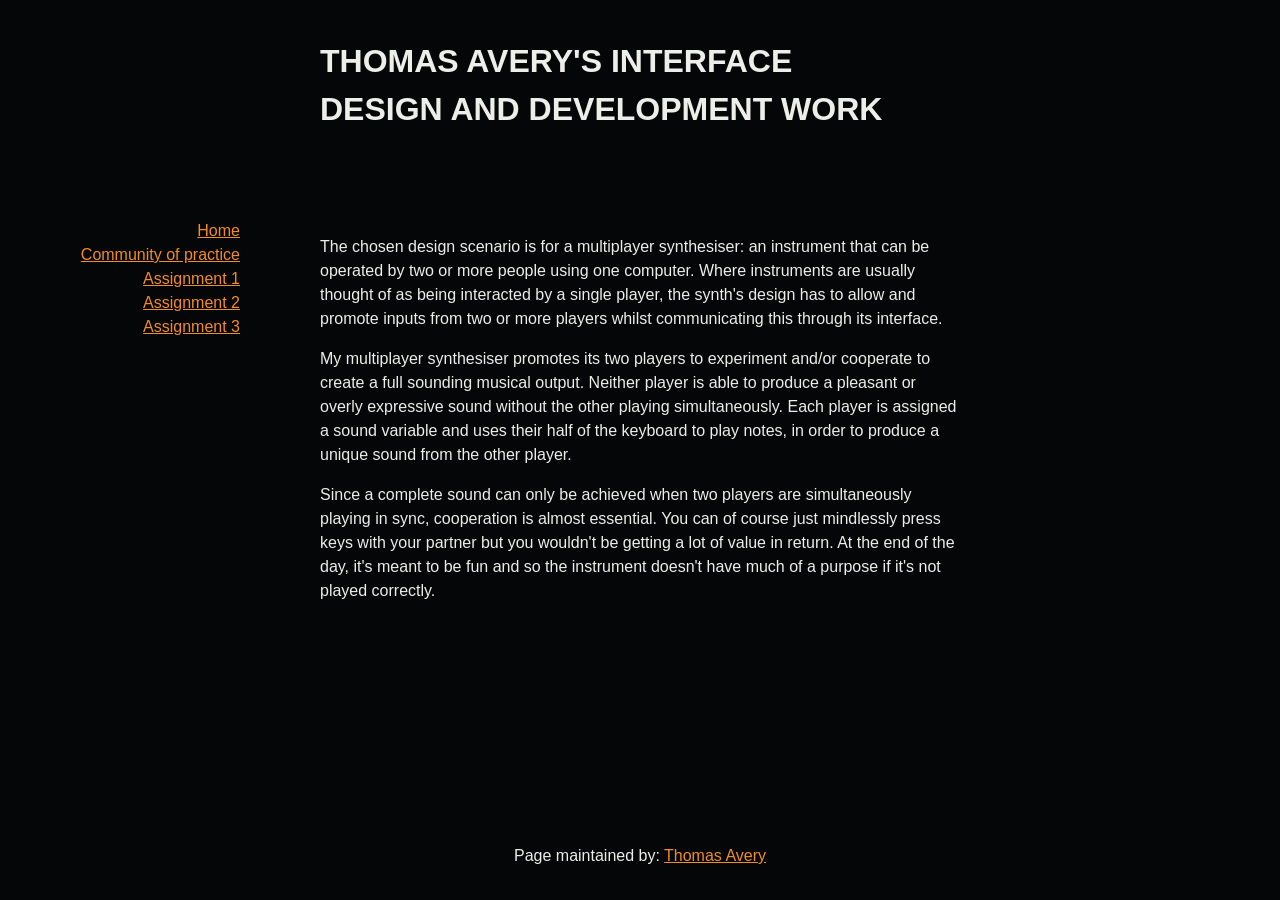
<file: index.html>
<!doctype html>
<html lang="en">
<head>
    <meta charset="UTF-8">
    <meta name="viewport"
          content="width=device-width, user-scalable=no, initial-scale=1.0, maximum-scale=1.0, minimum-scale=1.0">
    <meta http-equiv="X-UA-Compatible" content="ie=edge">

<!-- !!!!! -->
<!--    change this to refer to your specific page  -->
    <title>Thomas Avery - Index</title>

<!-- !!!!! -->
<!--  change this to your preferred icon  -->
    <!-- favicon was sourced from favicon.io but the original graphics are copyright 2020 Twitter, Inc
    and other contributors -->
    <!-- They are licensed under CC-BY 4.0 as linked below -->
    <!-- https://creativecommons.org/licenses/by/4.0/ -->
    <link rel="icon" type="image/png" href="./assets/icons/favicon.png">

    <link rel="stylesheet" href="reset.css">
    <link rel="stylesheet" href="style.css">
</head>
<body>

    <header>
<!-- !!!!! -->
<!--    change this to your preferred online name  -->
        <h1>Thomas Avery's Interface Design and Development Work</h1>
    </header>

    <div class="mainNavContainer">

        <nav>
            <a href="./index.html">Home</a>
            <a href="https://au.miro.com/app/board/u3jVOf56cFI=/?share_link_id=185003670091" target="_blank">Community of practice</a>
            <a href="./assignment1.html">Assignment 1</a>
            <a href="./assignment2.html">Assignment 2</a>
            <a href="./assignment3.html">Assignment 3</a>
        </nav>

        <main>
            <section id="intro-section">
                <!-- <h3 class="firstSectionHeading">hello</h3> -->
                <p>The chosen design scenario is for a multiplayer synthesiser: an instrument that can be operated by two or more people using one computer. Where instruments are usually thought of as being interacted by a single player, the synth's design has to allow and promote inputs from two or more players whilst communicating this through its interface.</p>
                <p>My multiplayer synthesiser promotes its two players to experiment and/or cooperate to create a full sounding musical output. Neither player is able to produce a pleasant or overly expressive sound without the other playing simultaneously. Each player is assigned a sound variable and uses their half of the keyboard to play notes, in order to produce a unique sound from the other player.</p>
                <p>Since a complete sound can only be achieved when two players are simultaneously playing in sync, cooperation is almost essential. You can of course just mindlessly press keys with your partner but you wouldn't be getting a lot of value in return. At the end of the day, it's meant to be fun and so the instrument doesn't have much of a purpose if it's not played correctly.</p>
            </section>
        </main>

        <!-- this is an empty element which helps with spacing -->
        <aside></aside>

    </div>

    <footer>
        <p>
<!-- !!!!! -->
<!--    change this to your preferred online name and update link to refer to your github page  -->
            Page maintained by:
            <a href="https://github.com/TommyAvery22" target="_blank">
            Thomas Avery
            </a>

        </p>
    </footer>
</body>
</html>
</file>
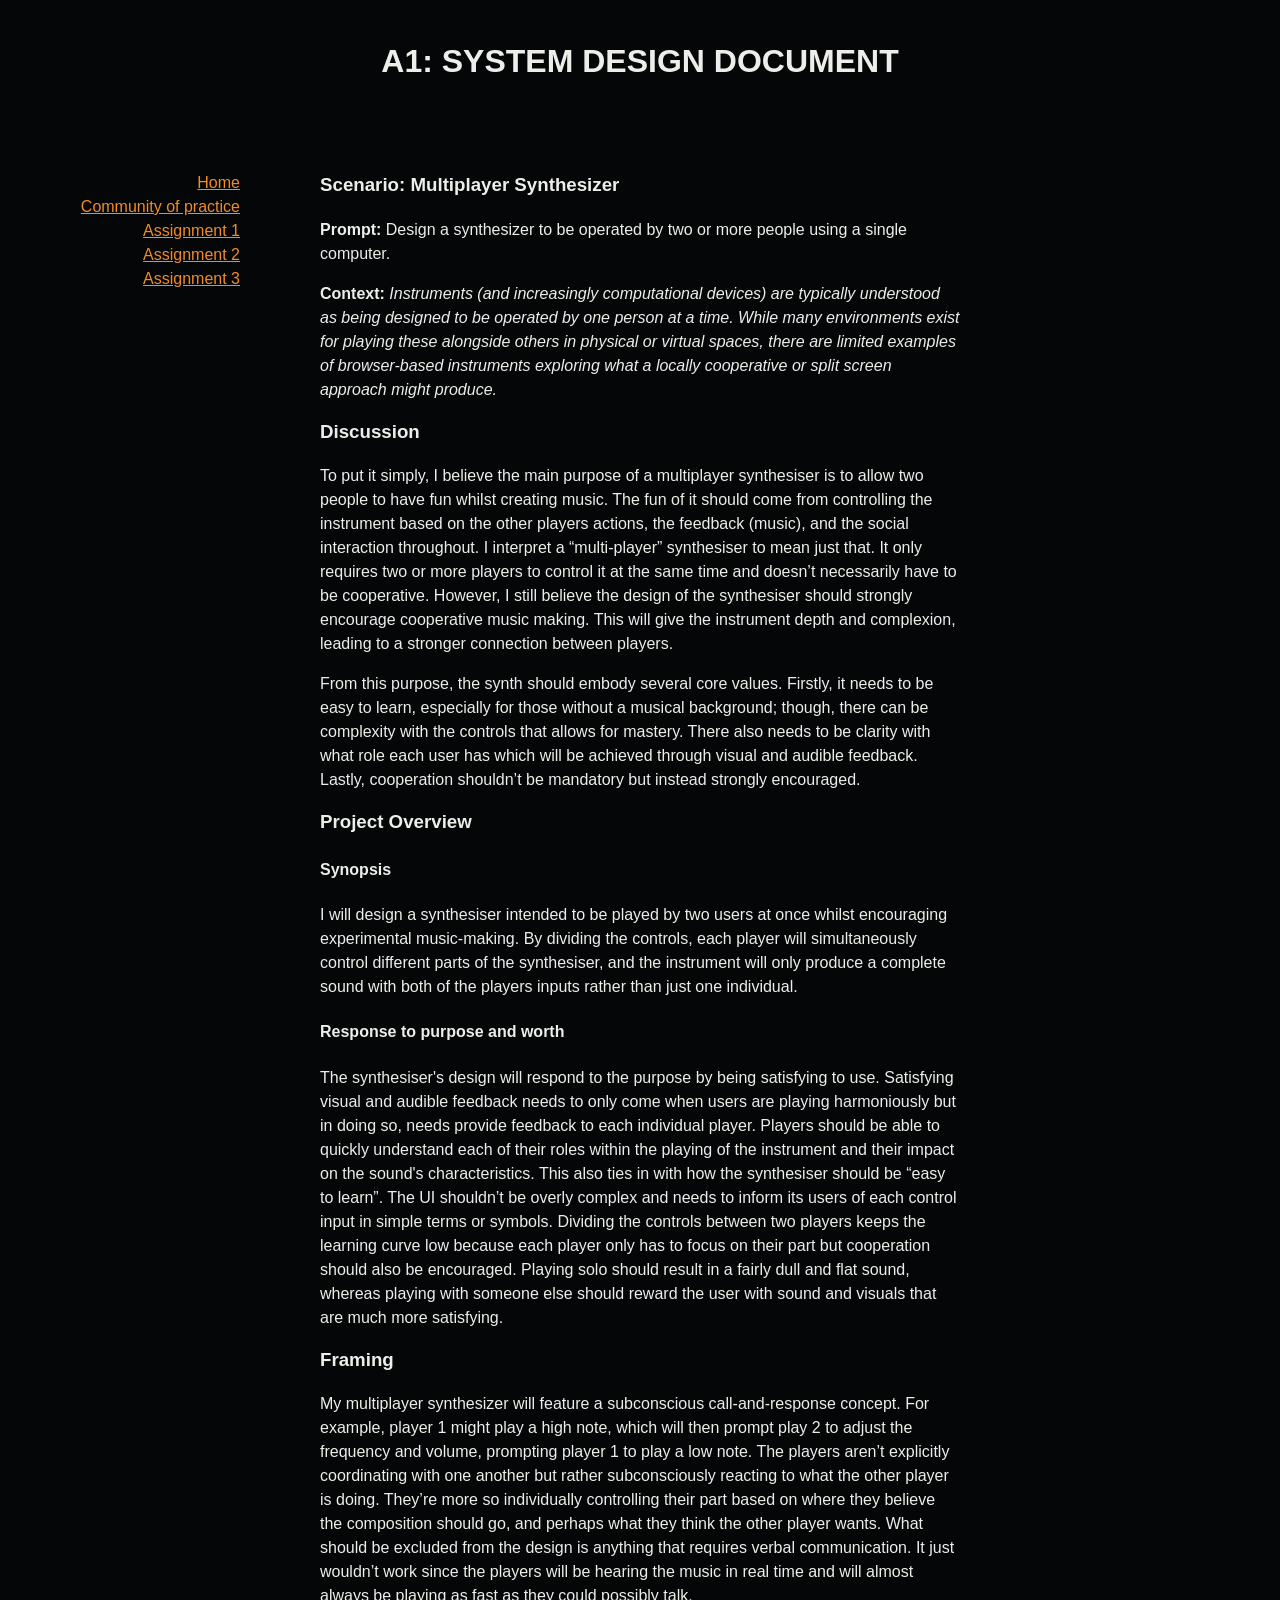
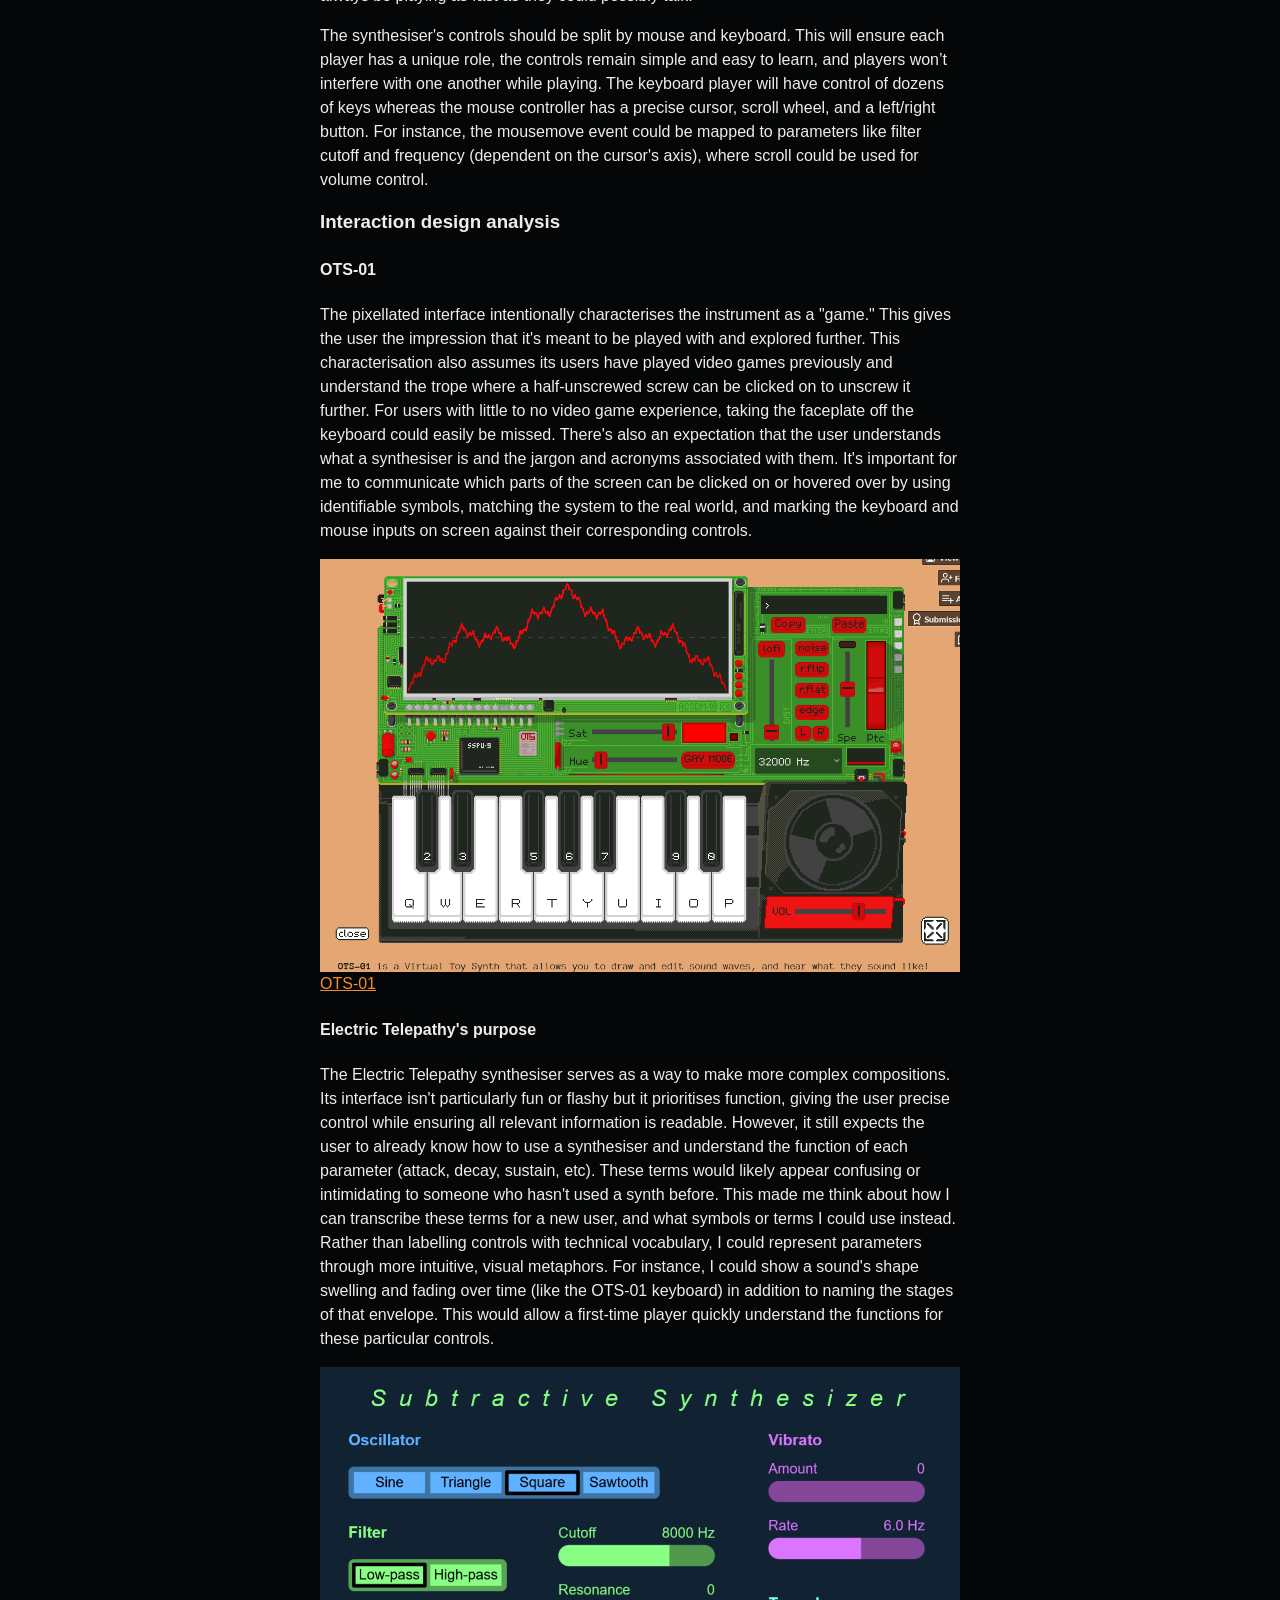
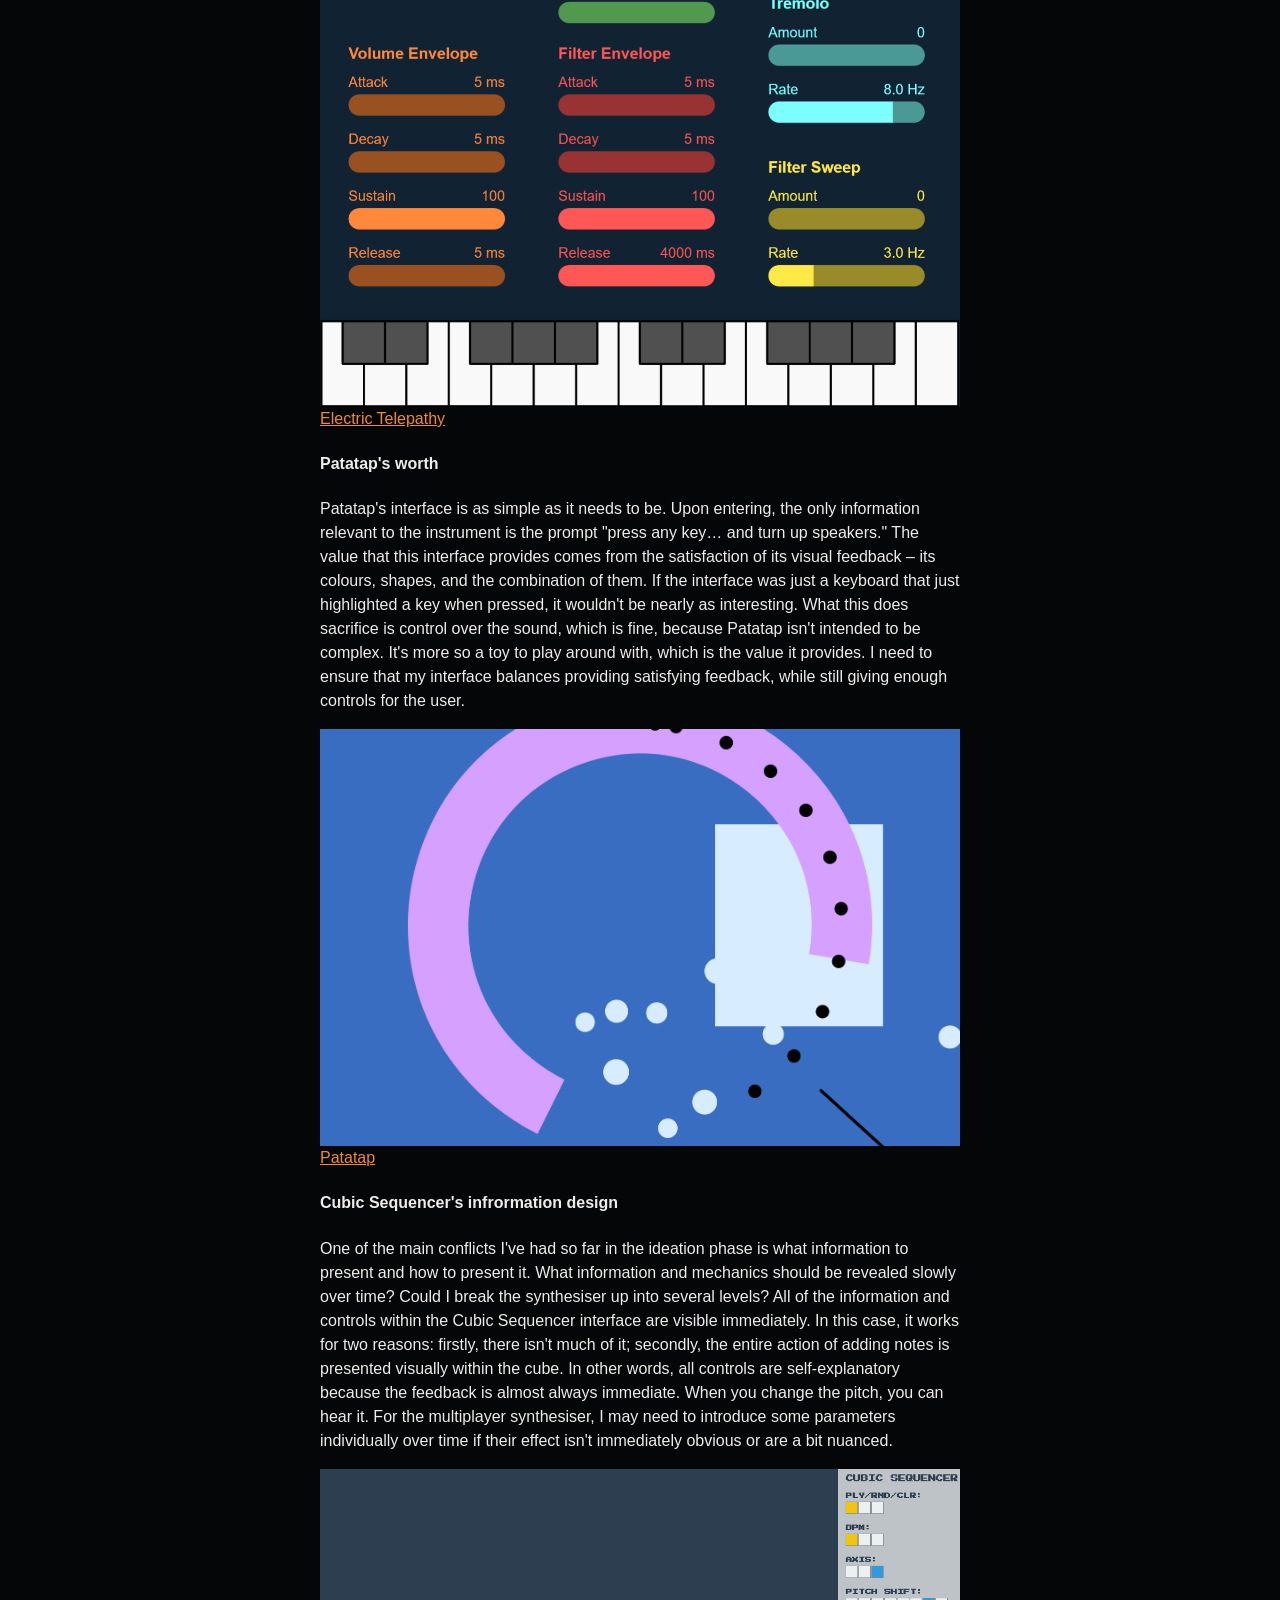
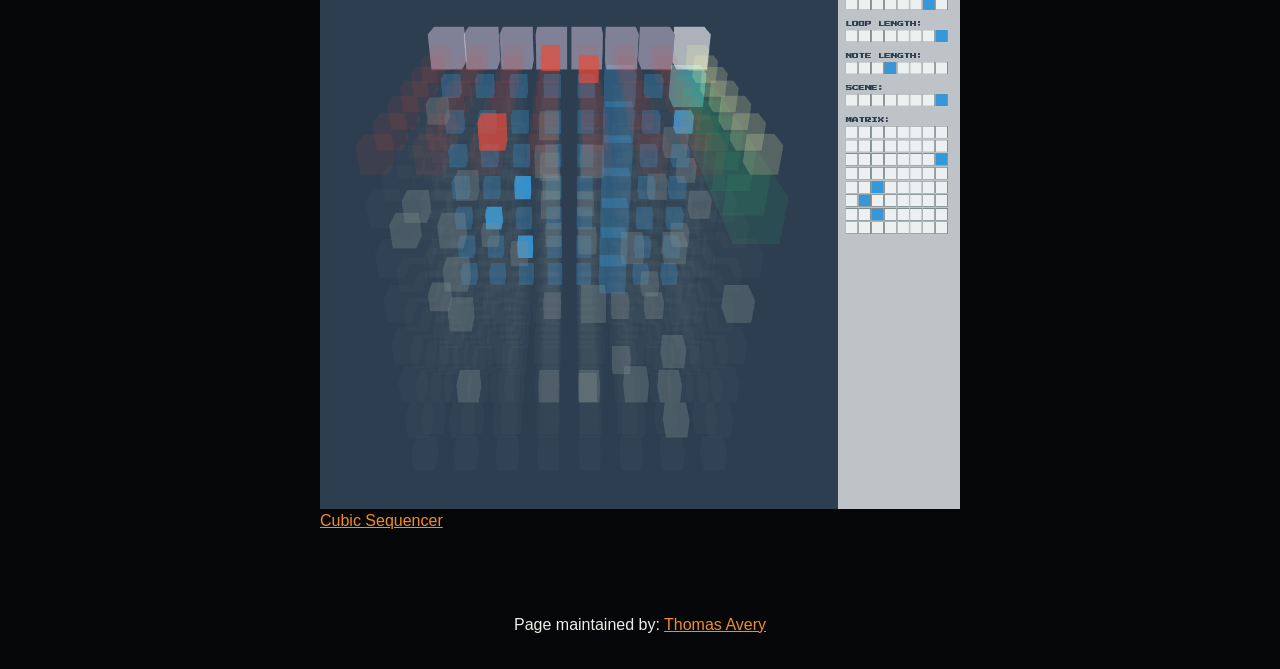
<file: assignment1.html>
<!doctype html>
<html lang="en">
<head>
    <meta charset="UTF-8">
    <meta name="viewport"
          content="width=device-width, user-scalable=no, initial-scale=1.0, maximum-scale=1.0, minimum-scale=1.0">
    <meta http-equiv="X-UA-Compatible" content="ie=edge">

<!-- !!!!! -->
    <title>Thomas Avery - Assignment 1</title>

<!-- !!!!! -->
<!--  change this to your preferred icon  -->
    <!-- favicon was sourced from favicon.io but the original graphics are copyright 2020 Twitter, Inc
    and other contributors -->
    <!-- They are licensed under CC-BY 4.0 as linked below -->
    <!-- https://creativecommons.org/licenses/by/4.0/ -->
    <link rel="icon" type="image/png" href="./assets/icons/favicon.png">

    <link rel="stylesheet" href="reset.css">
    <link rel="stylesheet" href="style.css">
</head>
<body>

    <header>
<!-- !!!!! -->
<!--    change this to your preferred online name  -->
        <h1>A1: System Design Document</h1>
    </header>

    <div class="mainNavContainer">

        <nav>
            <a href="./index.html">Home</a>
            <a href="https://au.miro.com/app/board/u3jVOf56cFI=/?share_link_id=185003670091" target="_blank">Community of practice</a>
            <a href="./assignment1.html">Assignment 1</a>
            <a href="./assignment2.html">Assignment 2</a>
            <a href="./assignment3.html">Assignment 3</a>
        </nav>
        

        <main>
            <section id="scenario-section">
                <h3>Scenario: Multiplayer Synthesizer</h3>
                <p><b>Prompt: </b>Design a synthesizer to be operated by two or more people using a single computer.</p>
                <p><b>Context: </b><i>Instruments (and increasingly computational devices) are typically understood as being designed to be operated by one person at a time. While many environments exist for playing these alongside others in physical or virtual spaces, there are limited examples of browser-based instruments exploring what a locally cooperative or split screen approach might produce.</i></p>
            </section>

            <section id="discussion">
                <h3>Discussion</h3>
                <p>To put it simply, I believe the main purpose of a multiplayer synthesiser is to allow two people to have fun whilst creating music. The fun of it should come from controlling the instrument based on the other players actions, the feedback (music), and the social interaction throughout. I interpret a “multi-player” synthesiser to mean just that. It only requires two or more players to control it at the same time and doesn’t necessarily have to be cooperative. However, I still believe the design of the synthesiser should strongly encourage cooperative music making. This will give the instrument depth and complexion, leading to a stronger connection between players.</p>
                <p>From this purpose, the synth should embody several core values. Firstly, it needs to be easy to learn, especially for those without a musical background; though, there can be complexity with the controls that allows for mastery. There also needs to be clarity with what role each user has which will be achieved through visual and audible feedback. Lastly, cooperation shouldn’t be mandatory but instead strongly encouraged.</p>
            </section>

            <section id="project-overview">
                <h3>Project Overview</h3>
                <h4>Synopsis</h4>
                <p>I will design a synthesiser intended to be played by two users at once whilst encouraging experimental music-making. By dividing the controls, each player will simultaneously control different parts of the synthesiser, and the instrument will only produce a complete sound with both of the players inputs rather than just one individual.</p>
                <h4>Response to purpose and worth</h4>
                <p>The synthesiser's design will respond to the purpose by being satisfying to use. Satisfying visual and audible feedback needs to only come when users are playing harmoniously but in doing so, needs provide feedback to each individual player. Players should be able to quickly understand each of their roles within the playing of the instrument and their impact on the sound's characteristics. This also ties in with how the synthesiser should be “easy to learn”. The UI shouldn’t be overly complex and needs to inform its users of each control input in simple terms or symbols. Dividing the controls between two players keeps the learning curve low because each player only has to focus on their part but cooperation should also be encouraged. Playing solo should result in a fairly dull and flat sound, whereas playing with someone else should reward the user with sound and visuals that are much more satisfying. </p>
            </section>

            <section id="framing">
                <h3>Framing</h3>
                <p>My multiplayer synthesizer will feature a subconscious call-and-response concept. For example, player 1 might play a high note, which will then prompt play 2 to adjust the frequency and volume, prompting player 1 to play a low note. The players aren’t explicitly coordinating with one another but rather subconsciously reacting to what the other player is doing. They’re more so individually controlling their part based on where they believe the composition should go, and perhaps what they think the other player wants. What should be excluded from the design is anything that requires verbal communication. It just wouldn’t work since the players will be hearing the music in real time and will almost always be playing as fast as they could possibly talk.</p>
                <p>The synthesiser's controls should be split by mouse and keyboard. This will ensure each player has a unique role, the controls remain simple and easy to learn, and players won’t interfere with one another while playing. The keyboard player will have control of dozens of keys whereas the mouse controller has a precise cursor, scroll wheel, and a left/right button. For instance, the mousemove event could be mapped to parameters like filter cutoff and frequency (dependent on the cursor's axis), where scroll could be used for volume control.</p>
            </section>

            <section id="Interaction design analysis">
                <h3>Interaction design analysis</h3>
                <h4>OTS-01</h4>
                <p>The pixellated interface intentionally characterises the instrument as a "game." This gives the user the impression that it's meant to be played with and explored further. This characterisation also assumes its users have played video games previously and understand the trope where a half-unscrewed screw can be clicked on to unscrew it further. For users with little to no video game experience, taking the faceplate off the keyboard could easily be missed. There's also an expectation that the user understands what a synthesiser is and the jargon and acronyms associated with them. It's important for me to communicate which parts of the screen can be clicked on or hovered over by using identifiable symbols, matching the system to the real world, and marking the keyboard and mouse inputs on screen against their corresponding controls. </p>
                <img src="./assets/images/OTS-01.png" alt="OTS-01">
                <a href="https://bellicapelli.itch.io/ots-01">OTS-01</a>

                <h4>Electric Telepathy's purpose</h4>
                <p>The Electric Telepathy synthesiser serves as a way to make more complex compositions. Its interface isn't particularly fun or flashy but it prioritises function, giving the user precise control while ensuring all relevant information is readable. However, it still expects the user to already know how to use a synthesiser and understand the function of each parameter (attack, decay, sustain, etc). These terms would likely appear confusing or intimidating to someone who hasn't used a synth before. This made me think about how I can transcribe these terms for a new user, and what symbols or terms I could use instead. Rather than labelling controls with technical vocabulary, I could represent parameters through more intuitive, visual metaphors. For instance, I could show a sound's shape swelling and fading over time (like the OTS-01 keyboard) in addition to naming the stages of that envelope. This would allow a first-time player quickly understand the functions for these particular controls.</p>
                <img src="./assets/images/electric-telepathy.png" alt="Electric Telepathy">
                <a href="https://electrictelepathy.com/web-apps/virtual-synthesizer-online/">Electric Telepathy</a>

                <h4>Patatap's worth</h4>
                <p>Patatap's interface is as simple as it needs to be. Upon entering, the only information relevant to the instrument is the prompt "press any key… and turn up speakers." The value that this interface provides comes from the satisfaction of its visual feedback – its colours, shapes, and the combination of them. If the interface was just a keyboard that just highlighted a key when pressed, it wouldn't be nearly as interesting. What this does sacrifice is control over the sound, which is fine, because Patatap isn't intended to be complex. It's more so a toy to play around with, which is the value it provides. I need to ensure that my interface balances providing satisfying feedback, while still giving enough controls for the user.</p>
                <img src="./assets/images/patatap.png" alt="Patatap">
                <a href="https://patatap.com/">Patatap</a>

                <h4>Cubic Sequencer's infrormation design</h4>
                <p>One of the main conflicts I've had so far in the ideation phase is what information to present and how to present it. What information and mechanics should be revealed slowly over time? Could I break the synthesiser up into several levels? All of the information and controls within the Cubic Sequencer interface are visible immediately. In this case, it works for two reasons: firstly, there isn't much of it; secondly, the entire action of adding notes is presented visually within the cube. In other words, all controls are self-explanatory because the feedback is almost always immediate. When you change the pitch, you can hear it. For the multiplayer synthesiser, I may need to introduce some parameters individually over time if their effect isn't immediately obvious or are a bit nuanced. </p>
                <img src="./assets/images/cubic-sequencer.png" alt="Cubic Sequencer">
                <a href="https://mohayonao.github.io/cubic-sequencer/">Cubic Sequencer</a>
            </section>
        </main>

        <!-- this is an empty element which helps with spacing -->
        <aside></aside>

    </div>

    <footer>
        <p>
<!-- !!!!! -->
<!--    change this to your preferred online name and update link to refer to your github page  -->
            Page maintained by:
            <a href="https://github.com/TommyAvery22" target="_blank">
            Thomas Avery
            </a>
        </p>
    </footer>
</body>
</html>
</file>
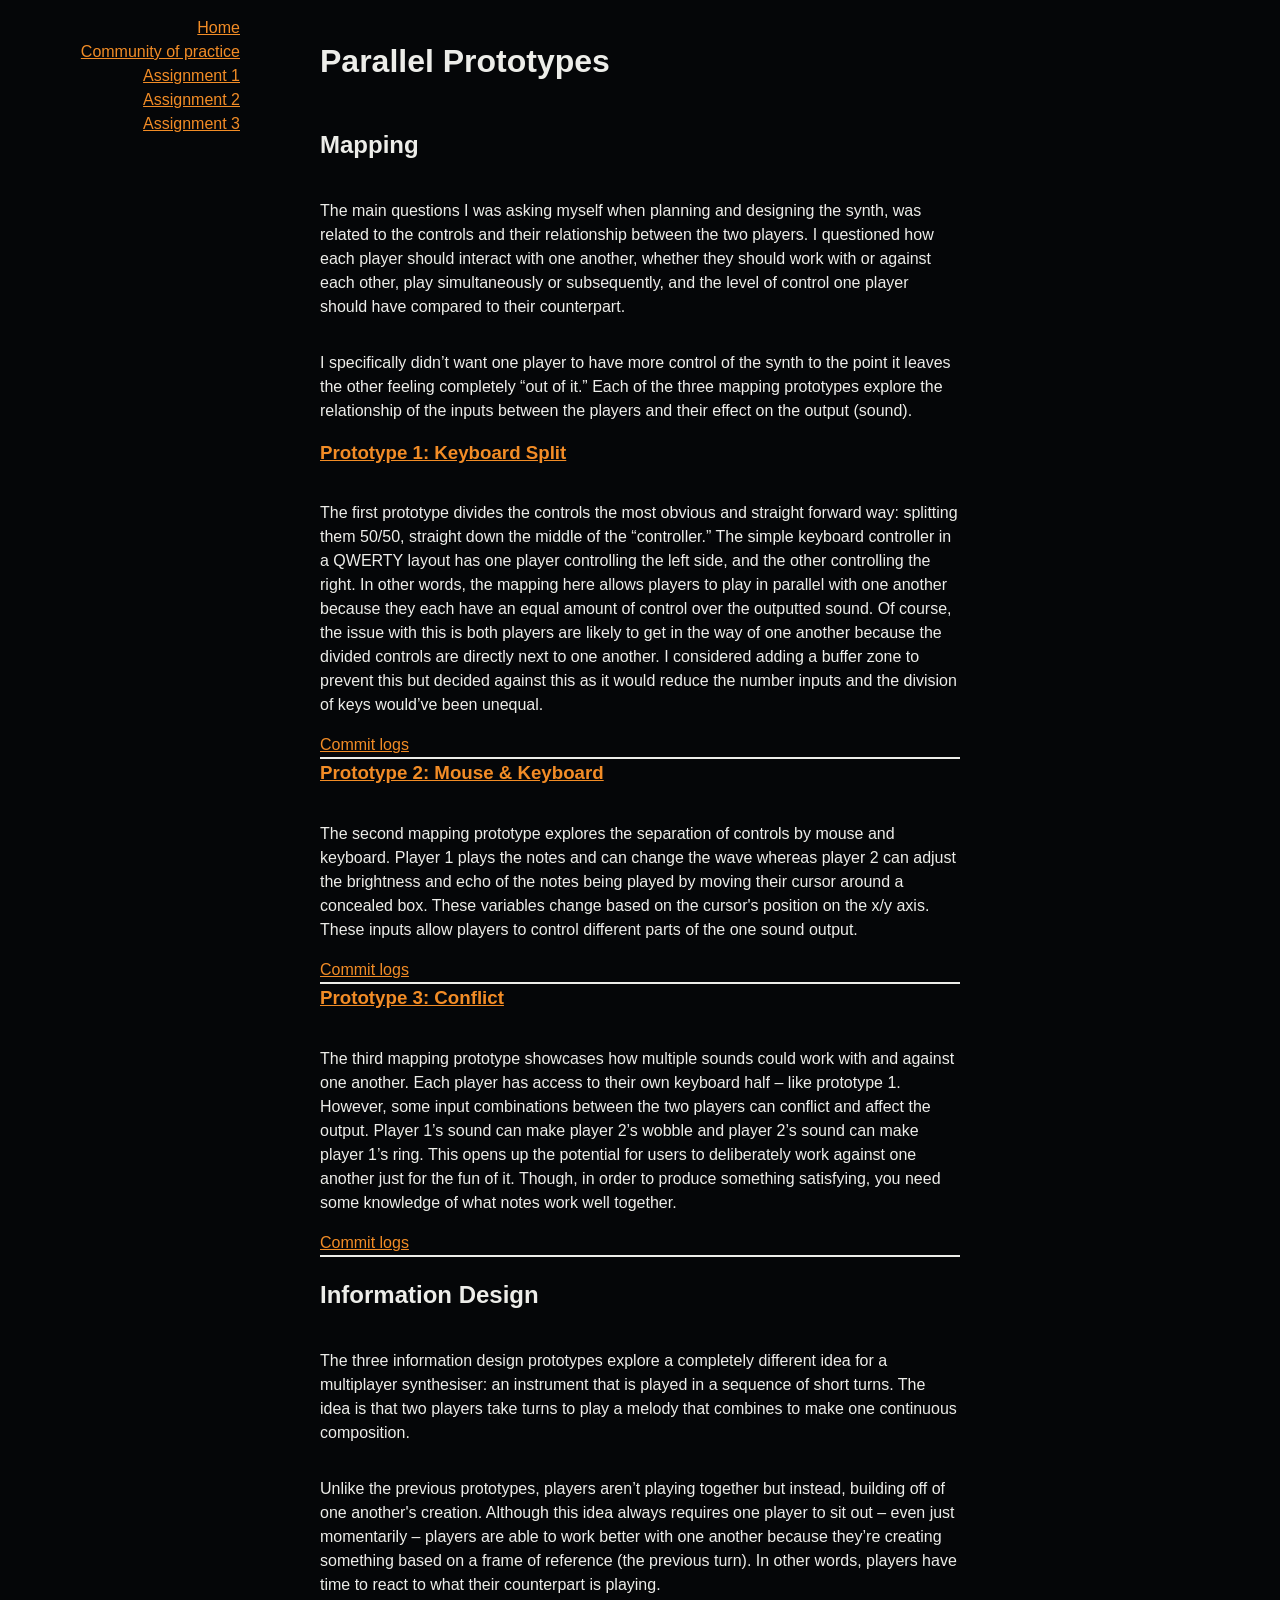
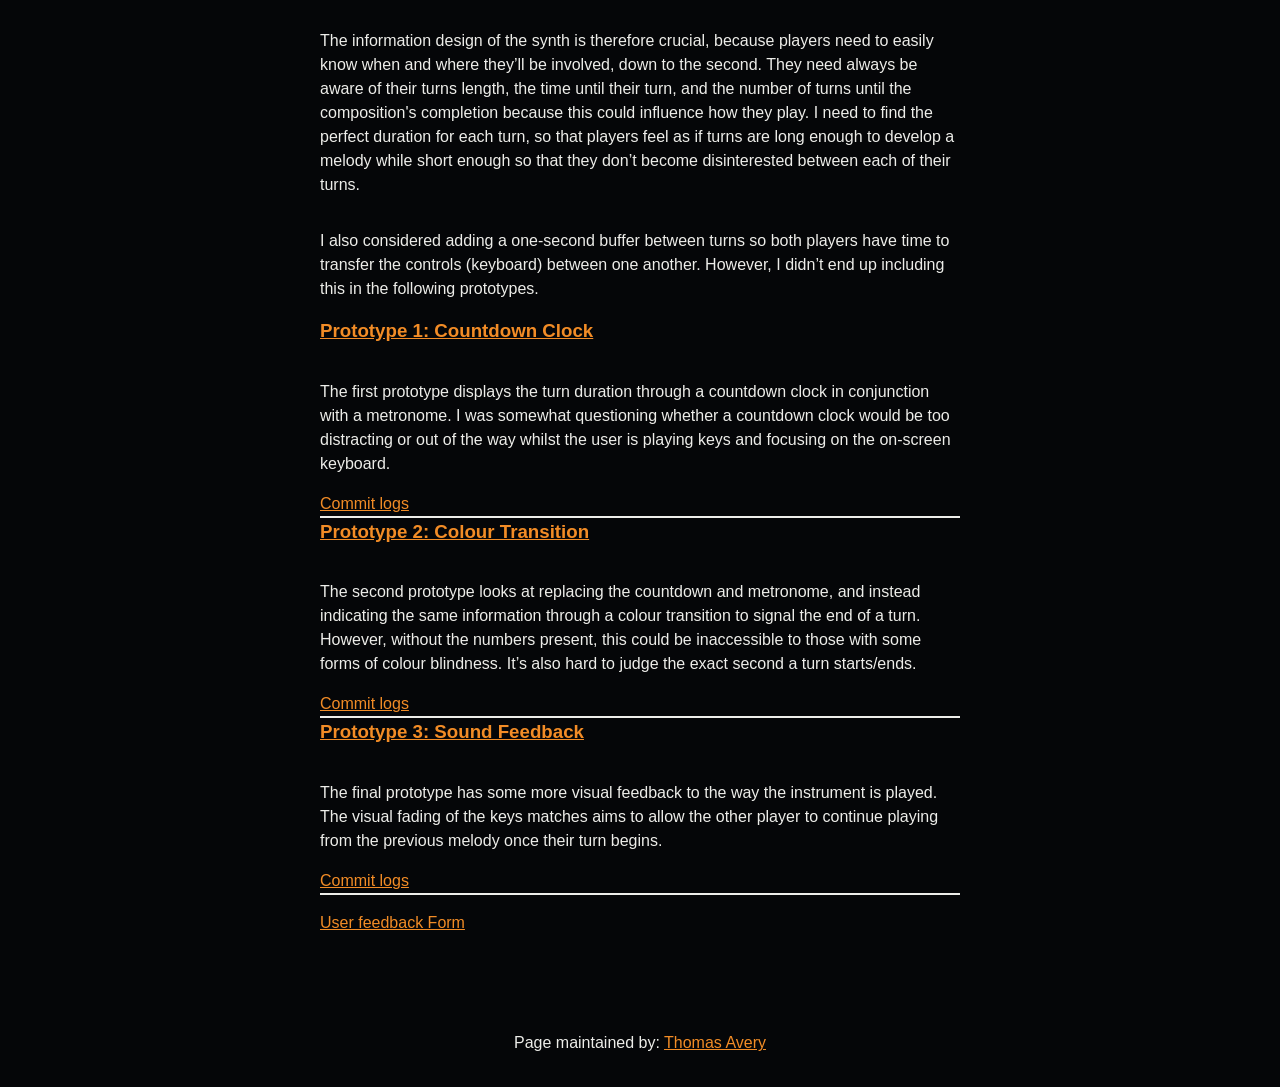
<file: assignment2.html>
<!DOCTYPE html>
<html lang="en">
<head>
    <meta charset="UTF-8">
    <meta name="viewport"
          content="width=device-width, user-scalable=no, initial-scale=1.0, maximum-scale=1.0, minimum-scale=1.0">
    <meta http-equiv="X-UA-Compatible" content="ie=edge">

    <title>Thomas Avery - Assignment 2 / Parallel Prototypes</title>

    <link rel="icon" type="image/png" href="./assets/icons/favicon.png">

    <link rel="stylesheet" href="reset.css">
    <link rel="stylesheet" href="style.css">
</head>
<body>

    <div class="mainNavContainer">

        <nav>
            <a href="./index.html">Home</a>
            <a href="https://au.miro.com/app/board/u3jVOf56cFI=/?share_link_id=185003670091" target="_blank">Community of practice</a>
            <a href="./assignment1.html">Assignment 1</a>
            <a href="./assignment2.html">Assignment 2</a>
            <a href="./assignment3.html">Assignment 3</a>
        </nav>

        <main>
        <h1>Parallel Prototypes</h1>
        
        <h2>Mapping</h2>
        <p>The main questions I was asking myself when planning and designing the synth, was related to the controls and their relationship between the two players. I questioned how each player should interact with one another, whether they should work with or against each other, play simultaneously or subsequently, and the level of control one player should have compared to their counterpart.</p>
        <p>I specifically didn’t want one player to have more control of the synth to the point it leaves the other feeling completely “out of it.” Each of the three mapping prototypes explore the relationship of the inputs between the players and their effect on the output (sound).</p>
        
        <h3>
            <a href="https://thomas-avery-parallel-prototypes.github.io/audioinstrument/">Prototype 1: Keyboard Split</a>
        </h3>
        <p>The first prototype divides the controls the most obvious and straight forward way: splitting them 50/50, straight down the middle of the “controller.” The simple keyboard controller in a QWERTY layout has one player controlling the left side, and the other controlling the right. In other words, the mapping here allows players to play in parallel with one another because they each have an equal amount of control over the outputted sound. Of course, the issue with this is both players are likely to get in the way of one another because the divided controls are directly next to one another. I considered adding a buffer zone to prevent this but decided against this as it would reduce the number inputs and the division of keys would’ve been unequal.</p>
        <table>
            <a href="./tables/mapping1.txt">Commit logs</a>
        </table>

        <h3>
            <a href="https://tommy-avery-mapping-2.github.io/mapping-2/">Prototype 2: Mouse & Keyboard</a>
        </h3>
        
        <p>The second mapping prototype explores the separation of controls by mouse and keyboard.
Player 1 plays the notes and can change the wave whereas player 2 can adjust the brightness and echo of the notes being played by moving their cursor around a concealed box. These variables change based on the cursor's position on the x/y axis. These inputs allow players to control different parts of the one sound output. 
</p>
        <table>
            <a href="./tables/mapping2.txt">Commit logs</a>
        </table>
        
        <h3>
            <a href="https://mapping-3.github.io/mapping-3/">Prototype 3: Conflict</a>
        </h3>
        <p>The third mapping prototype showcases how multiple sounds could work with and against one another. Each player has access to their own keyboard half – like prototype 1. However, some input combinations between the two players can conflict and affect the output. Player 1’s sound can make player 2’s wobble and player 2’s sound can make player 1’s ring. This opens up the potential for users to deliberately work against one another just for the fun of it. Though, in order to produce something satisfying, you need some knowledge of what notes work well together. </p>
        <table>
            <a href="./tables/mapping3.txt">Commit logs</a>
        </table>

        <h2>Information Design</h2>
        <p>The three information design prototypes explore a completely different idea for a multiplayer synthesiser: an instrument that is played in a sequence of short turns. The idea is that two players take turns to play a melody that combines to make one continuous composition.</p>
        <p>Unlike the previous prototypes, players aren’t playing together but instead, building off of one another's creation. Although this idea always requires one player to sit out – even just momentarily – players are able to work better with one another because they’re creating something based on a frame of reference (the previous turn). In other words, players have time to react to what their counterpart is playing.</p>
        <p>The information design of the synth is therefore crucial, because players need to easily know when and where they’ll be involved, down to the second. They need always be aware of their turns length, the time until their turn, and the number of turns until the composition's completion because this could influence how they play. I need to find the perfect duration for each turn, so that players feel as if turns are long enough to develop a melody while short enough so that they don’t become disinterested between each of their turns.</p>
        <p>I also considered adding a one-second buffer between turns so both players have time to transfer the controls (keyboard) between one another. However, I didn’t end up including this in the following prototypes. </p>
        
        <h3>
            <a href="https://information-design-1.github.io/information-design-1/">Prototype 1: Countdown Clock</a>
        </h3>
    
        <p>The first prototype displays the turn duration through a countdown clock in conjunction with a metronome. I was somewhat questioning whether a countdown clock would be too distracting or out of the way whilst the user is playing keys and focusing on the on-screen keyboard.</p>
        
        <table>
            <a href="./tables/info1.txt">Commit logs</a>
        </table>

        <h3>
            <a href="https://information-design-2.github.io/audioinstrument/">Prototype 2: Colour Transition</a>
        </h3>
        <p>The second prototype looks at replacing the countdown and metronome, and instead indicating the same information through a colour transition to signal the end of a turn. However, without the numbers present, this could be inaccessible to those with some forms of colour blindness. It’s also hard to judge the exact second a turn starts/ends.</p>
        <table>
            <a href="./tables/info2.txt">Commit logs</a>
        </table>

        <h3>
            <a href="https://information-design-3.github.io/information-design-3/">Prototype 3: Sound Feedback</a>
        </h3>
        <p>The final prototype has some more visual feedback to the way the instrument is played. The visual fading of the keys matches aims to allow the other player to continue playing from the previous melody once their turn begins.</p>
        <table>
            <a href="./tables/mapping1.txt">Commit logs</a>
        </table>
        <p>
            <a href="https://forms.cloud.microsoft/Pages/ResponsePage.aspx?id=cTYy0b7NF0S01L2yS1Exa67IYEoLrg9MqRZlPbxb8pFUM0kwWjJTNkJONlpDMzBIVlY5U1ZLVjFMTS4u" target="_blank">User feedback Form</a>
        </p>
        </main>

        <!-- this is an empty element which helps with spacing -->
        <aside></aside>

    </div>

    

    <footer>
        <p>
            Page maintained by:
            <a href="https://github.com/TommyAvery22" target="_blank">
            Thomas Avery
            </a>
        </p>
    </footer>

</body>
</html>
</file>
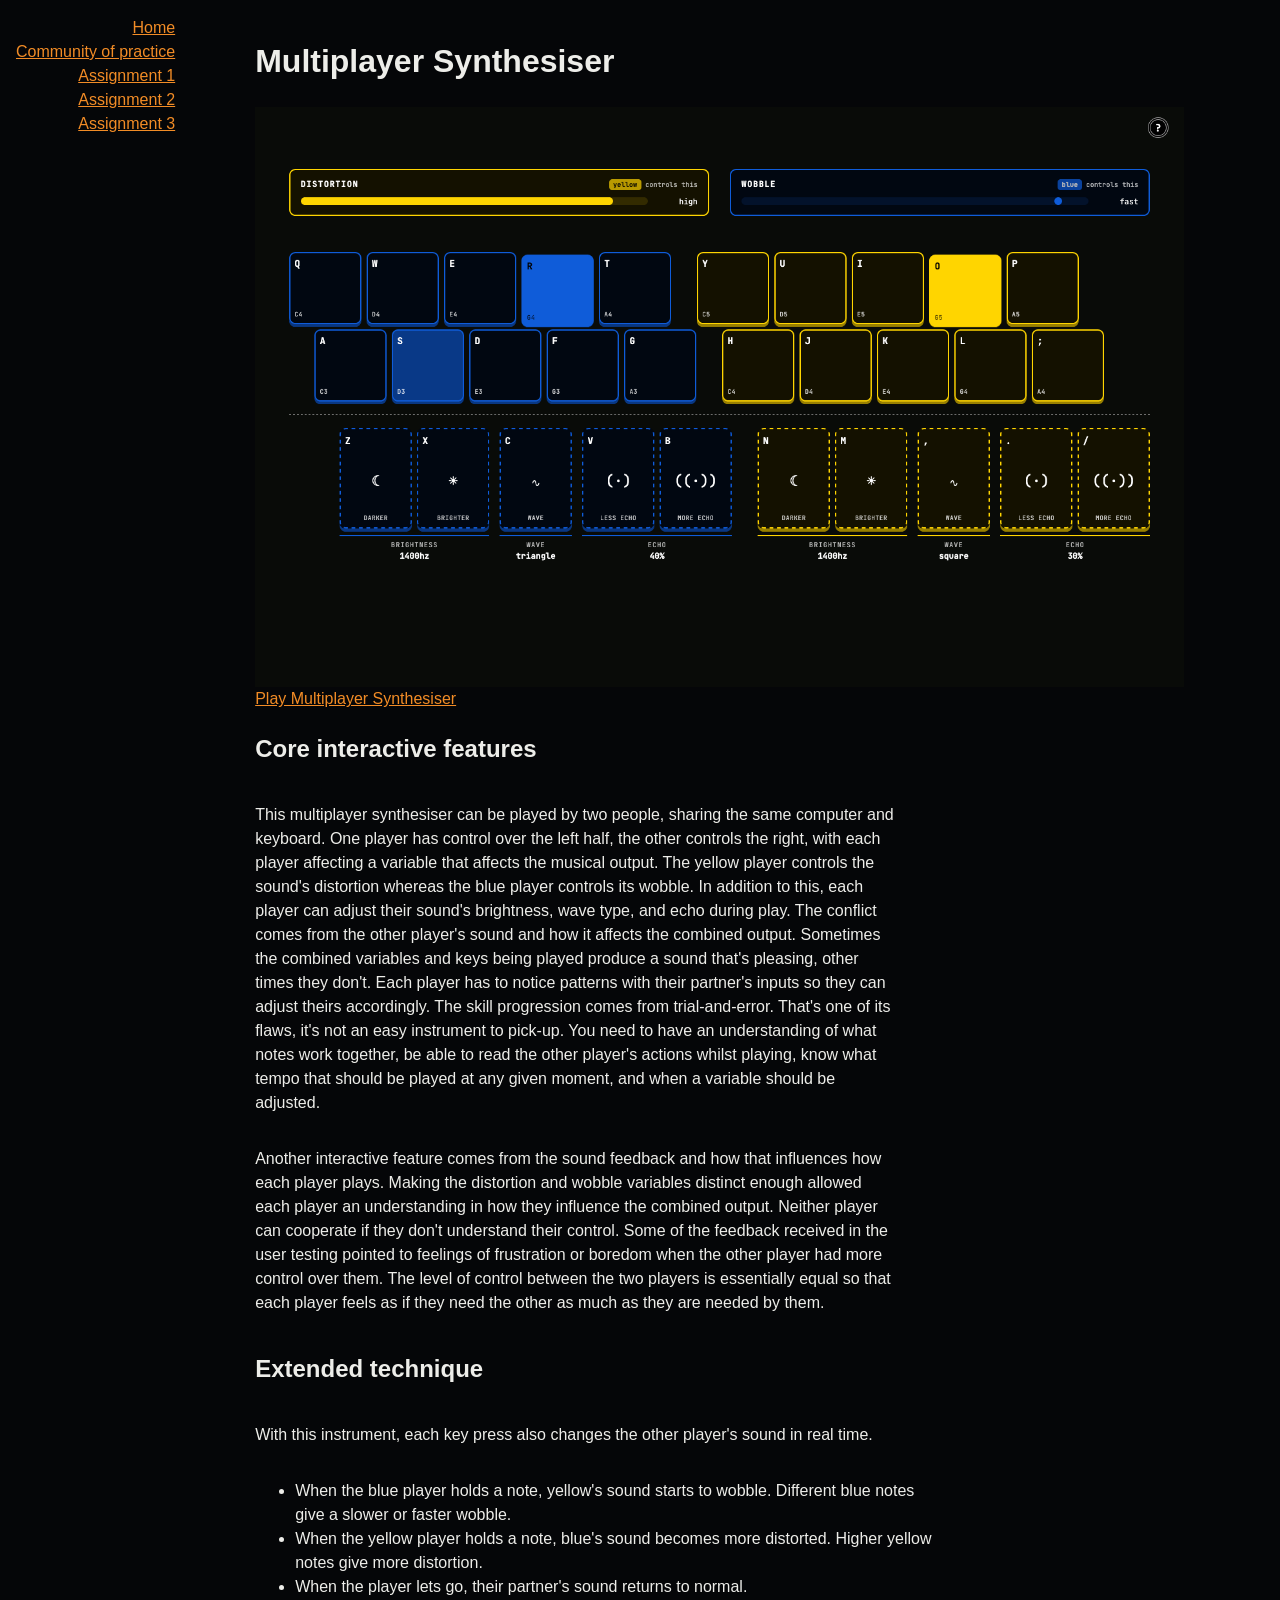
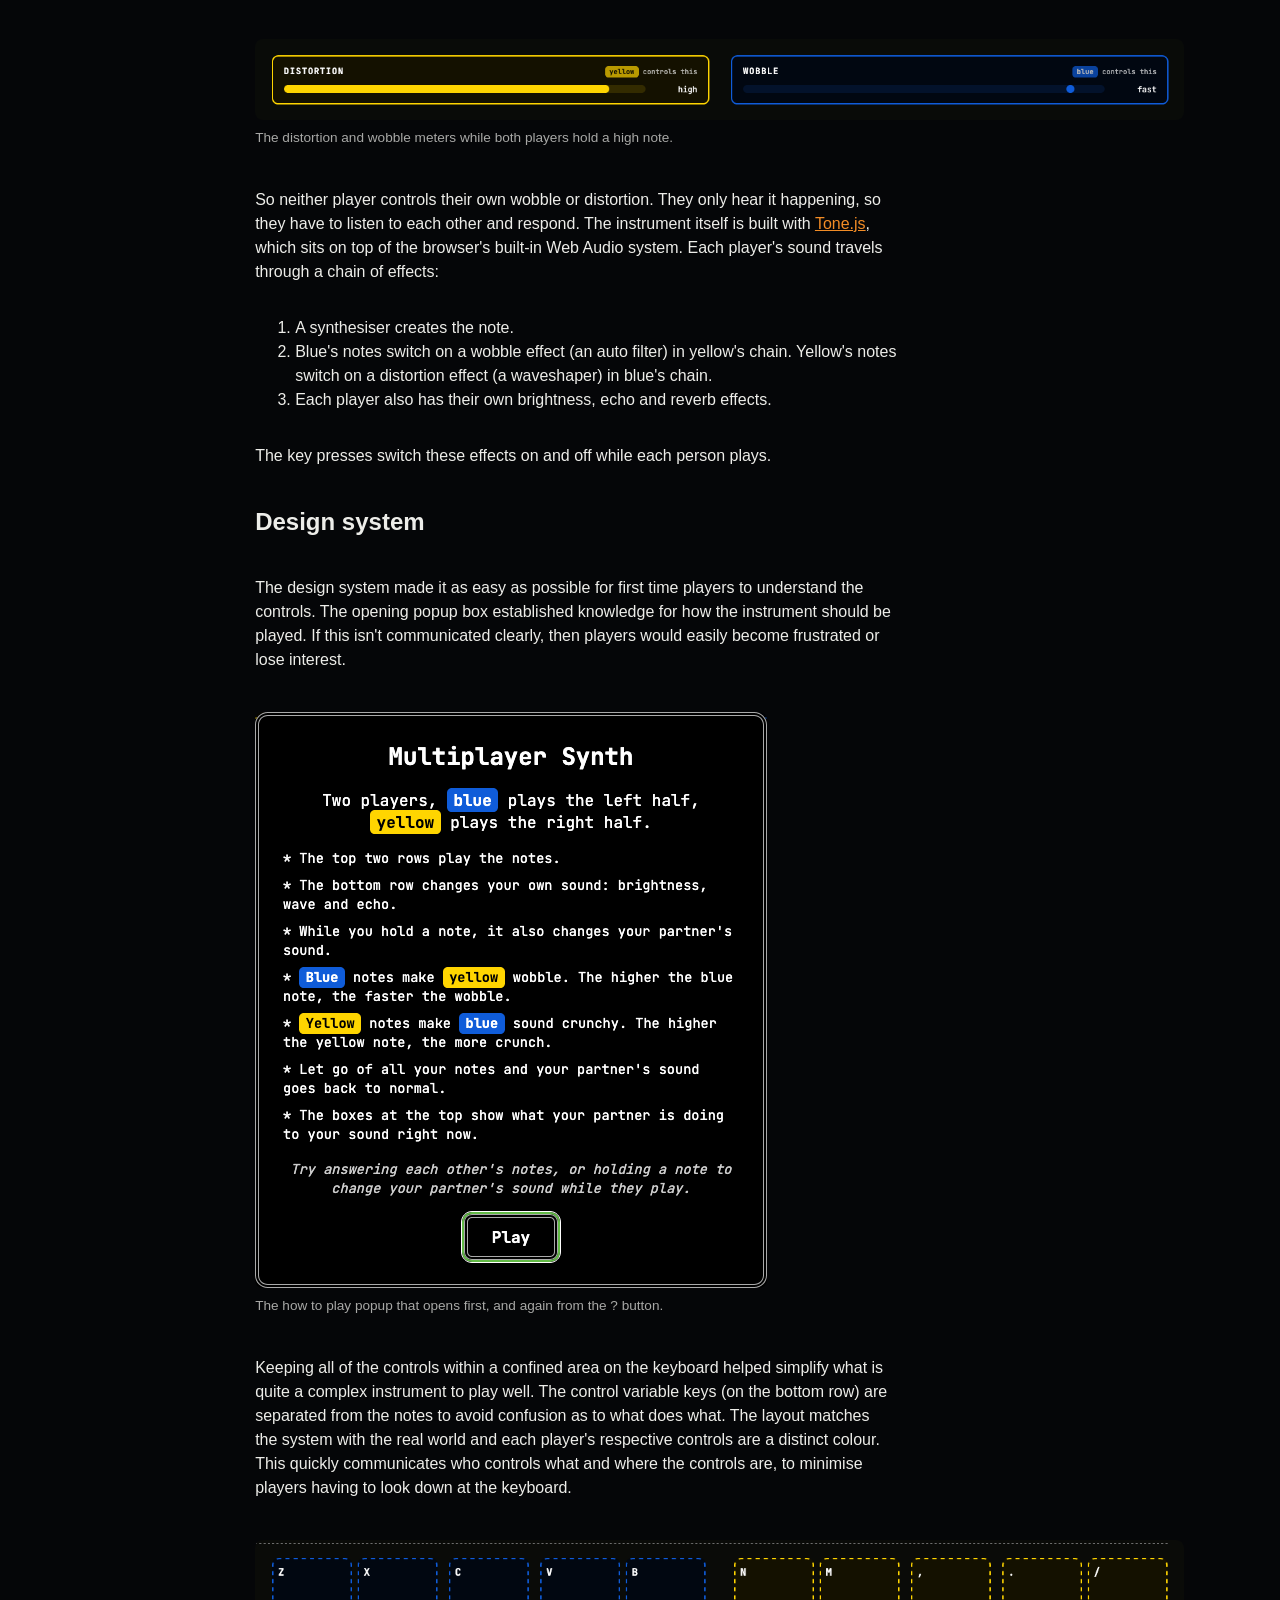
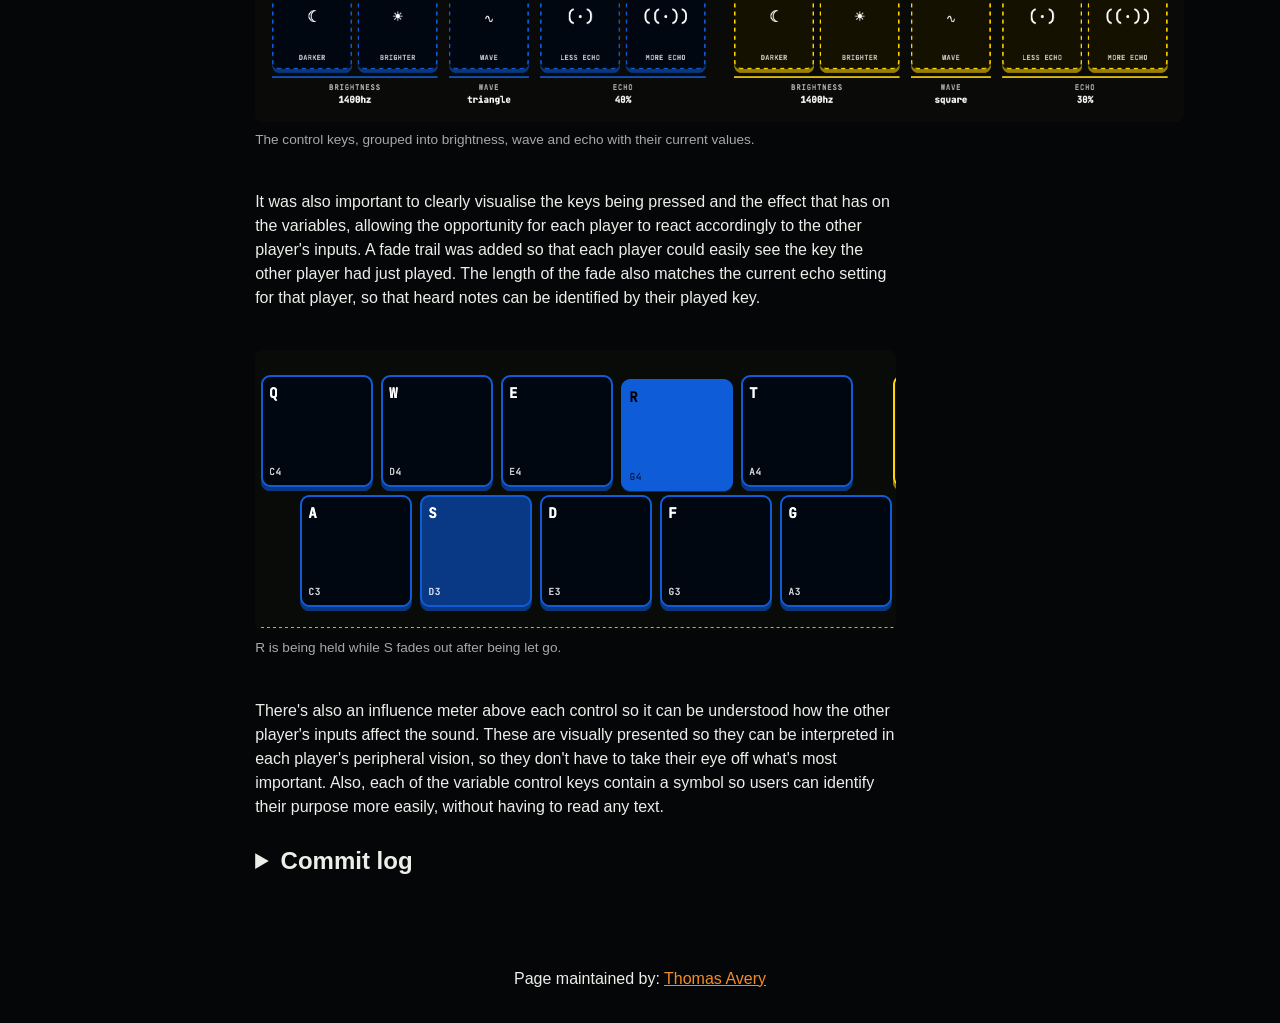
<file: assignment3.html>
<!DOCTYPE html>
<html lang="en">
<head>
    <meta charset="UTF-8">
    <meta name="viewport"
          content="width=device-width, user-scalable=no, initial-scale=1.0, maximum-scale=1.0, minimum-scale=1.0">
    <meta http-equiv="X-UA-Compatible" content="ie=edge">

    <title>Thomas Avery - Assignment 3 / Multiplayer Synthesiser</title>

    <link rel="icon" type="image/png" href="./assets/icons/favicon.png">

    <link rel="stylesheet" href="reset.css">
    <link rel="stylesheet" href="style.css">
</head>
<body>

    <div class="mainNavContainer">

        <nav>
            <a href="./index.html">Home</a>
            <a href="https://au.miro.com/app/board/u3jVOf56cFI=/?share_link_id=185003670091" target="_blank">Community of practice</a>
            <a href="./assignment1.html">Assignment 1</a>
            <a href="./assignment2.html">Assignment 2</a>
            <a href="./assignment3.html">Assignment 3</a>
        </nav>

        <main>
        <h1>Multiplayer Synthesiser</h1>
        <img src="./assets/images/synthesiser.png" alt="The multiplayer synthesiser mid-play. Blue's half of the keyboard is on the left and yellow's is on the right, with one key lit on each side and the distortion and wobble meters above both active." class="synthImage">
        <a href="https://tommyavery22.github.io/audioinstrument/" target="_blank">Play Multiplayer Synthesiser</a>

        <h2>Core interactive features</h2>
        <p>This multiplayer synthesiser can be played by two people, sharing the same computer and keyboard. One player has control over the left half, the other controls the right, with each player affecting a variable that affects the musical output. The yellow player controls the sound's distortion whereas the blue player controls its wobble. In addition to this, each player can adjust their sound's brightness, wave type, and echo during play. The conflict comes from the other player's sound and how it affects the combined output. Sometimes the combined variables and keys being played produce a sound that's pleasing, other times they don't. Each player has to notice patterns with their partner's inputs so they can adjust theirs accordingly. The skill progression comes from trial-and-error. That's one of its flaws, it's not an easy instrument to pick-up. You need to have an understanding of what notes work together, be able to read the other player's actions whilst playing, know what tempo that should be played at any given moment, and when a variable should be adjusted.</p>
        <p>Another interactive feature comes from the sound feedback and how that influences how each player plays. Making the distortion and wobble variables distinct enough allowed each player an understanding in how they influence the combined output. Neither player can cooperate if they don't understand their control. Some of the feedback received in the user testing pointed to feelings of frustration or boredom when the other player had more control over them. The level of control between the two players is essentially equal so that each player feels as if they need the other as much as they are needed by them.</p>

        <h2>Extended technique</h2>
        <p>With this instrument, each key press also changes the other player's sound in real time.</p>
        <ul>
            <li>When the blue player holds a note, yellow's sound starts to wobble. Different blue notes give a slower or faster wobble.</li>
            <li>When the yellow player holds a note, blue's sound becomes more distorted. Higher yellow notes give more distortion.</li>
            <li>When the player lets go, their partner's sound returns to normal.</li>
        </ul>
        <figure>
            <img src="./assets/images/assignment3/influence-meters.png" alt="Two meters. The yellow distortion meter is filled almost to the end and reads high. The blue wobble meter shows a dot moving along its track and reads fast.">
            <figcaption>The distortion and wobble meters while both players hold a high note.</figcaption>
        </figure>
        <p>So neither player controls their own wobble or distortion. They only hear it happening, so they have to listen to each other and respond. The instrument itself is built with <a href="https://tonejs.github.io/" target="_blank">Tone.js</a>, which sits on top of the browser's built-in Web Audio system. Each player's sound travels through a chain of effects:</p>
        <ol>
            <li>A synthesiser creates the note.</li>
            <li>Blue's notes switch on a wobble effect (an auto filter) in yellow's chain. Yellow's notes switch on a distortion effect (a waveshaper) in blue's chain.</li>
            <li>Each player also has their own brightness, echo and reverb effects.</li>
        </ol>
        <p>The key presses switch these effects on and off while each person plays.</p>

        <h2>Design system</h2>
        <p>The design system made it as easy as possible for first time players to understand the controls. The opening popup box established knowledge for how the instrument should be played. If this isn't communicated clearly, then players would easily become frustrated or lose interest.</p>
        <figure>
            <img src="./assets/images/assignment3/how-to-play-popup.png" alt="The how to play popup. It explains that blue plays the left half and yellow the right, what each row of keys does, and how each player's notes change their partner's sound.">
            <figcaption>The how to play popup that opens first, and again from the ? button.</figcaption>
        </figure>
        <p>Keeping all of the controls within a confined area on the keyboard helped simplify what is quite a complex instrument to play well. The control variable keys (on the bottom row) are separated from the notes to avoid confusion as to what does what. The layout matches the system with the real world and each player's respective controls are a distinct colour. This quickly communicates who controls what and where the controls are, to minimise players having to look down at the keyboard.</p>
        <figure>
            <img src="./assets/images/assignment3/control-keys.png" alt="The bottom row of control keys, each with a symbol and a label: darker, brighter, wave, less echo and more echo. Underneath, each group shows its current value, such as 1400hz, triangle and 40%.">
            <figcaption>The control keys, grouped into brightness, wave and echo with their current values.</figcaption>
        </figure>
        <p>It was also important to clearly visualise the keys being pressed and the effect that has on the variables, allowing the opportunity for each player to react accordingly to the other player's inputs. A fade trail was added so that each player could easily see the key the other player had just played. The length of the fade also matches the current echo setting for that player, so that heard notes can be identified by their played key.</p>
        <figure>
            <img src="./assets/images/assignment3/fade-trail.png" alt="Blue's note keys. R is fully lit while held, and S is half lit as it fades out after being released.">
            <figcaption>R is being held while S fades out after being let go.</figcaption>
        </figure>
        <p>There's also an influence meter above each control so it can be understood how the other player's inputs affect the sound. These are visually presented so they can be interpreted in each player's peripheral vision, so they don't have to take their eye off what's most important. Also, each of the variable control keys contain a symbol so users can identify their purpose more easily, without having to read any text.</p>

        <!-- the commit log is long, so it stays folded away until it's opened -->
        <details class="commit-log" id="commit-log">
            <summary>Commit log</summary>
            <table>

                <thead><tr>

                    <th>Author</th>
                    <th>Date</th>
                    <th>Subject</th>
                    <th>Body</th>

                </tr></thead>

                <tbody>

                  <tr>

                    <td>TommyAvery22</td>
                    <td>27 Oct 2026, 16:20</td>
                    <td>produced the git commit history as .csv file</td>
                    <td></td>

                  </tr>

                  <tr>

                    <td>TommyAvery22</td>
                    <td>27 Oct 2026, 15:53</td>
                    <td>label each player by their colour in the popup</td>
                    <td></td>

                  </tr>

                  <tr>

                    <td>TommyAvery22</td>
                    <td>27 Oct 2026, 14:55</td>
                    <td>Merge branch &#x27;final-instrument&#x27; of https://github.com/TommyAvery22/audioinstrument into final-instrument</td>
                    <td></td>

                  </tr>

                  <tr>

                    <td>TommyAvery22</td>
                    <td>27 Oct 2026, 14:55</td>
                    <td>call the players blue and yellow in the popup and meters</td>
                    <td>replaced player 1 and player 2 with blue and yellow in the how to play popup and the meter captions, each highlighted in its own colour</td>

                  </tr>

                  <tr>

                    <td>TommyAvery22</td>
                    <td>27 Oct 2026, 08:02</td>
                    <td>Remove header titles and add help button</td>
                    <td></td>

                  </tr>

                  <tr>

                    <td>TommyAvery22</td>
                    <td>27 Oct 2026, 07:49</td>
                    <td>Merge pull request #2 from instrument-final/final-instrument</td>
                    <td>Final instrument</td>

                  </tr>

                  <tr>

                    <td>TommyAvery22</td>
                    <td>27 Oct 2026, 07:49</td>
                    <td>Merge branch &#x27;final-instrument&#x27; into final-instrument</td>
                    <td></td>

                  </tr>

                  <tr>

                    <td>TommyAvery22</td>
                    <td>27 Oct 2026, 07:17</td>
                    <td>made the layout fit medium to XL screens</td>
                    <td>keys now resize with the screen width so the whole keyboard always fits</td>

                  </tr>

                  <tr>

                    <td>TommyAvery22</td>
                    <td>27 Oct 2026, 06:56</td>
                    <td>fixed the wobble not producing sound</td>
                    <td></td>

                  </tr>

                  <tr>

                    <td>TommyAvery22</td>
                    <td>27 Oct 2026, 06:30</td>
                    <td>made the distortion grittier instead of just louder</td>
                    <td>the distortion was mostly just making player 1 louder. now player 1&#x27;s sound gets boosted going into the distortion so it actually crunches, then turned back down after so the volume stays about the same. both go back to normal when player 2 lets go</td>

                  </tr>

                  <tr>

                    <td>TommyAvery22</td>
                    <td>27 Oct 2026, 06:23</td>
                    <td>replace metallic variable with distortion</td>
                    <td></td>

                  </tr>

                  <tr>

                    <td>TommyAvery22</td>
                    <td>27 Oct 2026, 05:25</td>
                    <td>made the background tint fade slowly</td>
                    <td>added a transition so the background drifts between colours instead of flashing every time a note is played</td>

                  </tr>

                  <tr>

                    <td>TommyAvery22</td>
                    <td>27 Oct 2026, 04:42</td>
                    <td>rewrite the intro dialog and remove the page title</td>
                    <td>The dialog now explains the keyboard split, the note and control rows, how each player&#x27;s notes affect their partner&#x27;s sound, and what the boxes at the top show, with a suggestion for playing together. The page title is removed so the instrument starts at the top of the page, and a ? button in the top right reopens the dialog.</td>

                  </tr>

                  <tr>

                    <td>TommyAvery22</td>
                    <td>27 Oct 2026, 04:33</td>
                    <td>animate the wobble dot to bounce at the real wobble speed</td>
                    <td>wobble keyframe animation slides the dot from one end of the meter track to the other and back</td>

                  </tr>

                  <tr>

                    <td>TommyAvery22</td>
                    <td>27 Oct 2026, 04:05</td>
                    <td>Save ring and wobble state when players play so the meters can show it</td>
                    <td>Adds ringing and ringType to player 1, and wobbling and wobbleRate to player 2. startNote saves the ring type or wobble speed a player&#x27;s note sets on their partner, and endNote clears it once that player lets go of every key. The sound is unchanged; these values are for the influence meters to read.</td>

                  </tr>

                  <tr>

                    <td>TommyAvery22</td>
                    <td>27 Oct 2026, 03:57</td>
                    <td>Group control keys into brightness, wave and echo with live values</td>
                    <td>New controlGroups list and buildControlGroup function put related control keys together: darker and brighter under brightness, wave on its own, less and more echo under echo. updateDisplay writes each group&#x27;s current setting underneath, so brightness shows the filter cutoff in hz, echo shows a percentage, and wave shows the name of the current wave shape.</td>

                  </tr>

                  <tr>

                    <td>TommyAvery22</td>
                    <td>27 Oct 2026, 03:27</td>
                    <td>Add ring and wobble influence meters above the keyboard</td>
                    <td>New buildMeter function creates a meter for each player, drawn in their partner&#x27;s colour. Player 1&#x27;s &quot;ring&quot; meter shows how metallic player 2 is making their sound; player 2&#x27;s &quot;wobble&quot; meter shows how fast player 1 is making their sound wobble. The meters sit above the keyboard and start empty (pure / still) until they&#x27;re connected to the sound.</td>

                  </tr>

                  <tr>

                    <td>TommyAvery22</td>
                    <td>27 Oct 2026, 02:51</td>
                    <td>main.js</td>
                    <td>matched the trail length to each player&#x27;s echo</td>

                  </tr>

                  <tr>

                    <td>TommyAvery22</td>
                    <td>27 Oct 2026, 02:49</td>
                    <td>updated styling for the keyboard</td>
                    <td>switched to a mono font, styled the keys and separated the controls. gave each control key a symbol with its name underneath</td>

                  </tr>

                  <tr>

                    <td>TommyAvery22</td>
                    <td>27 Oct 2026, 02:39</td>
                    <td>add style.css</td>
                    <td>faded keys out slowly after they&#x27;re let go</td>

                  </tr>

                  <tr>

                    <td>TommyAvery22</td>
                    <td>27 Oct 2026, 02:33</td>
                    <td>removed mp3 file</td>
                    <td></td>

                  </tr>

                  <tr>

                    <td>TommyAvery22</td>
                    <td>27 Oct 2026, 02:31</td>
                    <td>removed subtitle</td>
                    <td></td>

                  </tr>

                  <tr>

                    <td>TommyAvery22</td>
                    <td>27 Oct 2026, 02:12</td>
                    <td>Merge branch &#x27;final-instrument&#x27; of https://github.com/TommyAvery22/audioinstrument into final-instrument</td>
                    <td></td>

                  </tr>

                  <tr>

                    <td>TommyAvery22</td>
                    <td>27 Oct 2026, 02:10</td>
                    <td>Removed subheading</td>
                    <td></td>

                  </tr>

                  <tr>

                    <td>TommyAvery22</td>
                    <td>27 Oct 2026, 00:11</td>
                    <td>create commit history</td>
                    <td></td>

                  </tr>

                  <tr>

                    <td>TommyAvery22</td>
                    <td>27 Oct 2026, 00:11</td>
                    <td>create commit history</td>
                    <td></td>

                  </tr>

                  <tr>

                    <td>TommyAvery22</td>
                    <td>06 Oct 2026, 08:43</td>
                    <td>fixed bug that stopped the cross-effects from working</td>
                    <td>moved the cross-mod lists out of the forEach so startNote can see them</td>

                  </tr>

                  <tr>

                    <td>TommyAvery22</td>
                    <td>06 Oct 2026, 08:43</td>
                    <td>fixed bug that stopped the cross-effects from working</td>
                    <td>moved the cross-mod lists out of the forEach so startNote can see them</td>

                  </tr>

                  <tr>

                    <td>TommyAvery22</td>
                    <td>06 Oct 2026, 08:36</td>
                    <td>Player 1&#x27;s notes make player 2&#x27;s wobble</td>
                    <td>made player 1&#x27;s notes wobble player 2&#x27;s filter</td>

                  </tr>

                  <tr>

                    <td>TommyAvery22</td>
                    <td>06 Oct 2026, 08:36</td>
                    <td>Player 1&#x27;s notes make player 2&#x27;s wobble</td>
                    <td>made player 1&#x27;s notes wobble player 2&#x27;s filter</td>

                  </tr>

                  <tr>

                    <td>TommyAvery22</td>
                    <td>06 Oct 2026, 08:02</td>
                    <td>made player 2 notes make player 1&#x27;s sound different</td>
                    <td>made player 2&#x27;s notes change player 1&#x27;s frequency modulation</td>

                  </tr>

                  <tr>

                    <td>TommyAvery22</td>
                    <td>06 Oct 2026, 08:02</td>
                    <td>made player 2 notes make player 1&#x27;s sound different</td>
                    <td>made player 2&#x27;s notes change player 1&#x27;s frequency modulation</td>

                  </tr>

                  <tr>

                    <td>TommyAvery22</td>
                    <td>06 Oct 2026, 07:50</td>
                    <td>made player 1 an fm synth</td>
                    <td></td>

                  </tr>

                  <tr>

                    <td>TommyAvery22</td>
                    <td>06 Oct 2026, 07:50</td>
                    <td>made player 1 an fm synth</td>
                    <td></td>

                  </tr>

                  <tr>

                    <td>TommyAvery22</td>
                    <td>06 Oct 2026, 07:43</td>
                    <td>started conflict prototype from the keyboard split display</td>
                    <td></td>

                  </tr>

                  <tr>

                    <td>TommyAvery22</td>
                    <td>06 Oct 2026, 07:43</td>
                    <td>started conflict prototype from the keyboard split display</td>
                    <td></td>

                  </tr>

                  <tr>

                    <td>TommyAvery22</td>
                    <td>06 Oct 2026, 05:45</td>
                    <td>Update the status as players play</td>
                    <td>showed each player&#x27;s notes and sound settings</td>

                  </tr>

                  <tr>

                    <td>TommyAvery22</td>
                    <td>06 Oct 2026, 05:45</td>
                    <td>Update the status as players play</td>
                    <td>showed each player&#x27;s notes and sound settings</td>

                  </tr>

                  <tr>

                    <td>TommyAvery22</td>
                    <td>06 Oct 2026, 05:41</td>
                    <td>show each player&#x27;s status on screen</td>
                    <td>added a coloured section for each player. changed player 1&#x27;s colour</td>

                  </tr>

                  <tr>

                    <td>TommyAvery22</td>
                    <td>06 Oct 2026, 05:41</td>
                    <td>show each player&#x27;s status on screen</td>
                    <td>added a coloured section for each player. changed player 1&#x27;s colour</td>

                  </tr>

                  <tr>

                    <td>TommyAvery22</td>
                    <td>06 Oct 2026, 05:27</td>
                    <td>make bottom row keys change the sound characteristics</td>
                    <td>made the bottom row change filter, wave and echo</td>

                  </tr>

                  <tr>

                    <td>TommyAvery22</td>
                    <td>06 Oct 2026, 05:27</td>
                    <td>make bottom row keys change the sound characteristics</td>
                    <td>made the bottom row change filter, wave and echo</td>

                  </tr>

                  <tr>

                    <td>TommyAvery22</td>
                    <td>06 Oct 2026, 05:23</td>
                    <td>added filter, echo, and shared reverb</td>
                    <td>added a filter and echo per player and a shared reverb</td>

                  </tr>

                  <tr>

                    <td>TommyAvery22</td>
                    <td>06 Oct 2026, 05:23</td>
                    <td>added filter, echo, and shared reverb</td>
                    <td>added a filter and echo per player and a shared reverb</td>

                  </tr>

                  <tr>

                    <td>TommyAvery22</td>
                    <td>06 Oct 2026, 05:17</td>
                    <td>added a synth for each player</td>
                    <td>gave each player a synth and played notes from the keyboard</td>

                  </tr>

                  <tr>

                    <td>TommyAvery22</td>
                    <td>06 Oct 2026, 05:17</td>
                    <td>added a synth for each player</td>
                    <td>gave each player a synth and played notes from the keyboard</td>

                  </tr>

                  <tr>

                    <td>TommyAvery22</td>
                    <td>06 Oct 2026, 05:11</td>
                    <td>starts the audio when the dialog closes</td>
                    <td>started tone when the intro dialog closes</td>

                  </tr>

                  <tr>

                    <td>TommyAvery22</td>
                    <td>06 Oct 2026, 05:11</td>
                    <td>starts the audio when the dialog closes</td>
                    <td>started tone when the intro dialog closes</td>

                  </tr>

                  <tr>

                    <td>TommyAvery22</td>
                    <td>06 Oct 2026, 05:05</td>
                    <td>track which keys each player is holding</td>
                    <td>tracked which note keys each player is holding</td>

                  </tr>

                  <tr>

                    <td>TommyAvery22</td>
                    <td>06 Oct 2026, 05:05</td>
                    <td>track which keys each player is holding</td>
                    <td>tracked which note keys each player is holding</td>

                  </tr>

                  <tr>

                    <td>TommyAvery22</td>
                    <td>06 Oct 2026, 05:00</td>
                    <td>respond to key inputs</td>
                    <td>logged which player pressed each key</td>

                  </tr>

                  <tr>

                    <td>TommyAvery22</td>
                    <td>06 Oct 2026, 05:00</td>
                    <td>respond to key inputs</td>
                    <td>logged which player pressed each key</td>

                  </tr>

                  <tr>

                    <td>TommyAvery22</td>
                    <td>06 Oct 2026, 04:56</td>
                    <td>fixed missing brackets</td>
                    <td>fixed missing brackets between player 1 and 2</td>

                  </tr>

                  <tr>

                    <td>TommyAvery22</td>
                    <td>06 Oct 2026, 04:56</td>
                    <td>fixed missing brackets</td>
                    <td>fixed missing brackets between player 1 and 2</td>

                  </tr>

                  <tr>

                    <td>TommyAvery22</td>
                    <td>06 Oct 2026, 04:52</td>
                    <td>Turned key codes into readable labels</td>
                    <td>added keyLabel to show keys as they&#x27;re printed</td>

                  </tr>

                  <tr>

                    <td>TommyAvery22</td>
                    <td>06 Oct 2026, 04:52</td>
                    <td>Turned key codes into readable labels</td>
                    <td>added keyLabel to show keys as they&#x27;re printed</td>

                  </tr>

                  <tr>

                    <td>TommyAvery22</td>
                    <td>06 Oct 2026, 04:49</td>
                    <td>added findKey function</td>
                    <td>added findKey to look up which player owns a key</td>

                  </tr>

                  <tr>

                    <td>TommyAvery22</td>
                    <td>06 Oct 2026, 04:49</td>
                    <td>added findKey function</td>
                    <td>added findKey to look up which player owns a key</td>

                  </tr>

                  <tr>

                    <td>TommyAvery22</td>
                    <td>06 Oct 2026, 04:36</td>
                    <td>added player 2&#x27;s keys</td>
                    <td>added player 2 on the right side, who will play octave higher</td>

                  </tr>

                  <tr>

                    <td>TommyAvery22</td>
                    <td>06 Oct 2026, 04:36</td>
                    <td>added player 2&#x27;s keys</td>
                    <td>added player 2 on the right side, who will play octave higher</td>

                  </tr>

                  <tr>

                    <td>TommyAvery22</td>
                    <td>06 Oct 2026, 04:34</td>
                    <td>added player 1&#x27;s note and control keys</td>
                    <td></td>

                  </tr>

                  <tr>

                    <td>TommyAvery22</td>
                    <td>06 Oct 2026, 04:34</td>
                    <td>added player 1&#x27;s note and control keys</td>
                    <td></td>

                  </tr>

                  <tr>

                    <td>TommyAvery22</td>
                    <td>06 Oct 2026, 04:32</td>
                    <td>altered main.js</td>
                    <td>removed class test code, kept the intro dialog</td>

                  </tr>

                  <tr>

                    <td>TommyAvery22</td>
                    <td>06 Oct 2026, 04:32</td>
                    <td>altered main.js</td>
                    <td>removed class test code, kept the intro dialog</td>

                  </tr>

                  <tr>

                    <td>TommyAvery22</td>
                    <td>05 Oct 2026, 23:27</td>
                    <td>assigned colours to each player</td>
                    <td>Linked each player (player 1 &amp; 2) to their respective colours. Also updated fonts</td>

                  </tr>

                  <tr>

                    <td>TommyAvery22</td>
                    <td>05 Oct 2026, 23:27</td>
                    <td>assigned colours to each player</td>
                    <td>Linked each player (player 1 &amp; 2) to their respective colours. Also updated fonts</td>

                  </tr>

                  <tr>

                    <td>TommyAvery22</td>
                    <td>05 Oct 2026, 23:13</td>
                    <td>Added player colours and updated colours in root</td>
                    <td>Ensured that each player is represented by a distinct colour</td>

                  </tr>

                  <tr>

                    <td>TommyAvery22</td>
                    <td>05 Oct 2026, 23:13</td>
                    <td>Added player colours and updated colours in root</td>
                    <td>Ensured that each player is represented by a distinct colour</td>

                  </tr>

                  <tr>

                    <td>TommyAvery22</td>
                    <td>05 Oct 2026, 22:17</td>
                    <td>pinned tone version and allowed zooming</td>
                    <td></td>

                  </tr>

                  <tr>

                    <td>TommyAvery22</td>
                    <td>05 Oct 2026, 22:17</td>
                    <td>pinned tone version and allowed zooming</td>
                    <td></td>

                  </tr>

                  <tr>

                    <td>TommyAvery22</td>
                    <td>05 Oct 2026, 22:17</td>
                    <td>replaced test controls with an empty stage for the display</td>
                    <td></td>

                  </tr>

                  <tr>

                    <td>TommyAvery22</td>
                    <td>05 Oct 2026, 22:17</td>
                    <td>replaced test controls with an empty stage for the display</td>
                    <td></td>

                  </tr>

                  <tr>

                    <td>TommyAvery22</td>
                    <td>05 Oct 2026, 22:05</td>
                    <td>Updated intro dialogue message</td>
                    <td>Changed the message to quickly explain the synth and its mapping</td>

                  </tr>

                  <tr>

                    <td>TommyAvery22</td>
                    <td>05 Oct 2026, 20:47</td>
                    <td>fixed timezone</td>
                    <td></td>

                  </tr>

                  <tr>

                    <td>TommyAvery22</td>
                    <td>05 Oct 2026, 20:43</td>
                    <td>Fixed bug - incorrect element id</td>
                    <td>oscilator wasn&#x27;t working because it wasn&#x27;t calling the correct element</td>

                  </tr>

                  <tr>

                    <td>TommyAvery22</td>
                    <td>05 Oct 2026, 20:38</td>
                    <td>Fixed bugs - test button &amp; toneInit</td>
                    <td>Corrected case sensitive inputs and incorrect element id&#x27;s</td>

                  </tr>

                  <tr>

                    <td>TommyAvery22</td>
                    <td>05 Oct 2026, 20:19</td>
                    <td>added timezone</td>
                    <td></td>

                  </tr>

                  <tr>

                    <td>TommyAvery22</td>
                    <td>05 Oct 2026, 14:41</td>
                    <td>Added audio play/pause</td>
                    <td></td>

                  </tr>

                  <tr>

                    <td>TommyAvery22</td>
                    <td>04 Oct 2026, 23:58</td>
                    <td>Put buttons and audio into single main tag</td>
                    <td></td>

                  </tr>

                  <tr>

                    <td>TommyAvery22</td>
                    <td>04 Oct 2026, 23:48</td>
                    <td>Altered the spacing between lines</td>
                    <td></td>

                  </tr>

                  <tr>

                    <td>TommyAvery22</td>
                    <td>15 Sep 2026, 23:46</td>
                    <td>added random and temporal</td>
                    <td>implemented an audio track player and added in our random track location button</td>

                  </tr>

                  <tr>

                    <td>TommyAvery22</td>
                    <td>25 Aug 2026, 01:28</td>
                    <td>css and js edge case</td>
                    <td>added visual feedback to note playing, and handled edge cases for key press</td>

                  </tr>

                  <tr>

                    <td>TommyAvery22</td>
                    <td>25 Aug 2026, 01:19</td>
                    <td>added event listeners for second key</td>
                    <td>separated the start and end of playing the note as well as mouseleave</td>

                  </tr>

                  <tr>

                    <td>TommyAvery22</td>
                    <td>16 Aug 2026, 19:13</td>
                    <td>added our design system css</td>
                    <td>we set up some variables for colour and the border, and applied style to our dialog vox</td>

                  </tr>

                  <tr>

                    <td>TommyAvery22</td>
                    <td>16 Aug 2026, 19:04</td>
                    <td>added audio init</td>
                    <td>added an event listener on dialog close to start the audio system</td>

                  </tr>

                  <tr>

                    <td>TommyAvery22</td>
                    <td>16 Aug 2026, 18:58</td>
                    <td>added intro dialog</td>
                    <td>added dialog element and a button that closes it</td>

                  </tr>

                  <tr>

                    <td>TommyAvery22</td>
                    <td>29 Jul 2026, 15:15</td>
                    <td>init commit</td>
                    <td>added initial files and working &quot;test sound&quot; button</td>

                  </tr>

                </tbody>

            </table>
        </details>
        </main>

        <!-- this is an empty element which helps with spacing -->
        <aside></aside>

    </div>

    <footer>
        <p>
            Page maintained by:
            <a href="https://github.com/TommyAvery22" target="_blank">
            Thomas Avery
            </a>
        </p>
    </footer>

</body>
</html>
</file>
<file: style.css>
/*!!!!!*/
/*add in your own font imports here*/
/*remember to update them in the rest of the CSS : eg the body selector*/
@import url('https://fonts.googleapis.com/css2?family=Work+Sans:ital,wght@0,100..900;1,100..900&display=swap');

/*!!!!!*/
/*change out, and/or add colours to the colour scheme*/
:root{
    /* basic 2-bit palette from 1bit Monitor Glow Palette by Polyducks */
    /* https://lospec.com/palette-list/1bit-monitor-glow */
        --colour-1: #edede9;
        --colour-2: #050608;
        --colour-3: #f28c26;
        --font-1: Helvetica, sans-serif;
}

/* this swaps the colour order to account for user's OS dark mode */
/*!!!!!*/
/*remember to update the colours here too to reflect the above changes*/
/* @media (prefers-color-scheme: dark) {
    :root{
        --colour-1: #edede9;
        --colour-2: #050608;
    }
} */

body {
    background-color: var(--colour-2);
    color: var(--colour-1);
    font-family: var(--font-1);
    line-height: 1.5;
    padding: 1rem;
    display: flex;
    flex-direction: column;
    gap: 1rem;
}

header {
    display: flex;
    justify-content: center;
    margin-block-end: 3rem;
    text-transform: uppercase;
}

.mainNavContainer {
    flex: 1;
    display: flex;
    justify-content: center;
    gap: 1rem;
}

nav {
    display: flex;
    flex-direction: column;
    min-width: fit-content;
    flex: 1;
    align-items: flex-end;
}

main {
    display: flex;
    flex-direction: column;
    align-items: left;
    padding-inline: 4rem;
}

section {
    max-width: 80rch;
}

h3 {
    margin-top: 0;
}

.firstSectionHeading {
    margin-top: 0;

}

aside {
    visibility: hidden;
    flex: 1;
}

footer {
    display: flex;
    justify-content: center;
    margin-block-start: 3rem;
}

/* From W3 Schools*/
/* https://www.w3schools.com/html/html_links_colors.asp */
a:link {
  color: var(--colour-3);
  background-color: transparent;
}

a:visited {
  color: rgba(225, 117, 218, 0.386);
  background-color: transparent;
}

a:hover {
  color: rgb(102, 255, 0);
  background-color: transparent;
  text-decoration: underline;
}

/*technique from Kevin Powell*/
/*https://youtu.be/CU8Plk-53RU?si=zMpP0Pfbg1SaXeDB&t=255*/
/*longer post about how this works and the * + * selector*/
/*https://alistapart.com/article/axiomatic-css-and-lobotomized-owls/*/
.prose > * + * {
    margin-block-start: var(--prose-flow, 1em);
}

table, th, td {
    border: solid black 1px;
    /*here i'm providing colour as a separate declaration because i'm using a custom property defined in my style.css */
    /*writing it by itself with a fallback (the black declared in the original border value) means if it can't be found
    something will still display*/
    border-color: var(--colour-02);
}

table {
    border-spacing: 0.25rem;
}

th, td {
    padding: 0.5rem;
}

th {
    background-color: var(--colour-02);
    color: var(--colour-01);
}

/* breakpoints from Material Design Spec https://m3.material.io/foundations/layout/breakpoints/overview */
/* while sometimes mobile first is recommended, as we will be focused on desktop, we will start there */

/* assumed base sizing is large (1200–1599px) : desktop  */

/* extra-large breakpoint : desktop, ultrawide monitors */
@media (width > 1600px) {

}

/* expanded breakpoint : phone or tablet in landscape, desktop */
@media (width < 1200px) {
    header {
        margin-block-end: 2rem;
    }
    footer {
        margin-block-start: 2rem;
    }
}
/* medium breakpoint : tablet in portrait */
@media (width < 840px) {
    header {
        margin-block-end: 1rem;
    }
    .mainNavContainer {
        flex-direction: column;
        justify-content: flex-start;
        align-items: left;
    }
    nav {
        flex: 0;
        width: 100%;
        max-width: 80rch;
        justify-content: space-between;
        flex-direction: row;
    }
    main {
        flex: 1;
    }
    aside {
        flex: 0;
    }
    footer {
        margin-block-start: 1rem;
    }
}
/* compact breakpoint : phone in portrait */
@media (width < 600px) {

}

/*screenshots on the assignment 3 page, with a small caption underneath*/
figure {
    margin: 1.5rem 0;
}

figure img {
    border-radius: 0.5rem;
}

figcaption {
    margin-top: 0.5rem;
    font-size: 0.85rem;
    opacity: 0.7;
}

/*commit log at the bottom of the assignment 3 page, folded into a dropdown*/
.commit-log {
    width: 100%;
    overflow-x: auto;
}

/*the dropdown's title is sized like the other section headings*/
.commit-log summary {
    cursor: pointer;
    font-size: 1.5em;
    font-weight: 700;
    padding-block: 0.5rem;
}

.commit-log summary:hover {
    text-decoration: underline;
}

.commit-log[open] summary {
    margin-bottom: 1rem;
}

.commit-log table {
    width: 100%;
    border-collapse: collapse;
    font-size: 0.85rem;
    text-align: left;
}

.commit-log th,
.commit-log td {
    border: none;
    border-bottom: 1px solid color-mix(in srgb, var(--colour-1) 20%, transparent);
    padding: 0.5rem 0.75rem;
    vertical-align: top;
}

/*the header row uses the link colour so it stands out from the commits*/
.commit-log th {
    background-color: var(--colour-3);
    color: var(--colour-2);
}

/*every second row is slightly lighter so long rows are easier to follow*/
.commit-log tbody tr:nth-child(even) {
    background-color: color-mix(in srgb, var(--colour-1) 6%, transparent);
}

/*number and date stay on one line*/
.commit-log td:nth-child(1),
.commit-log td:nth-child(2) {
    white-space: nowrap;
    opacity: 0.7;
}

.commit-log td:nth-child(3) {
    font-weight: 700;
}
</file>
